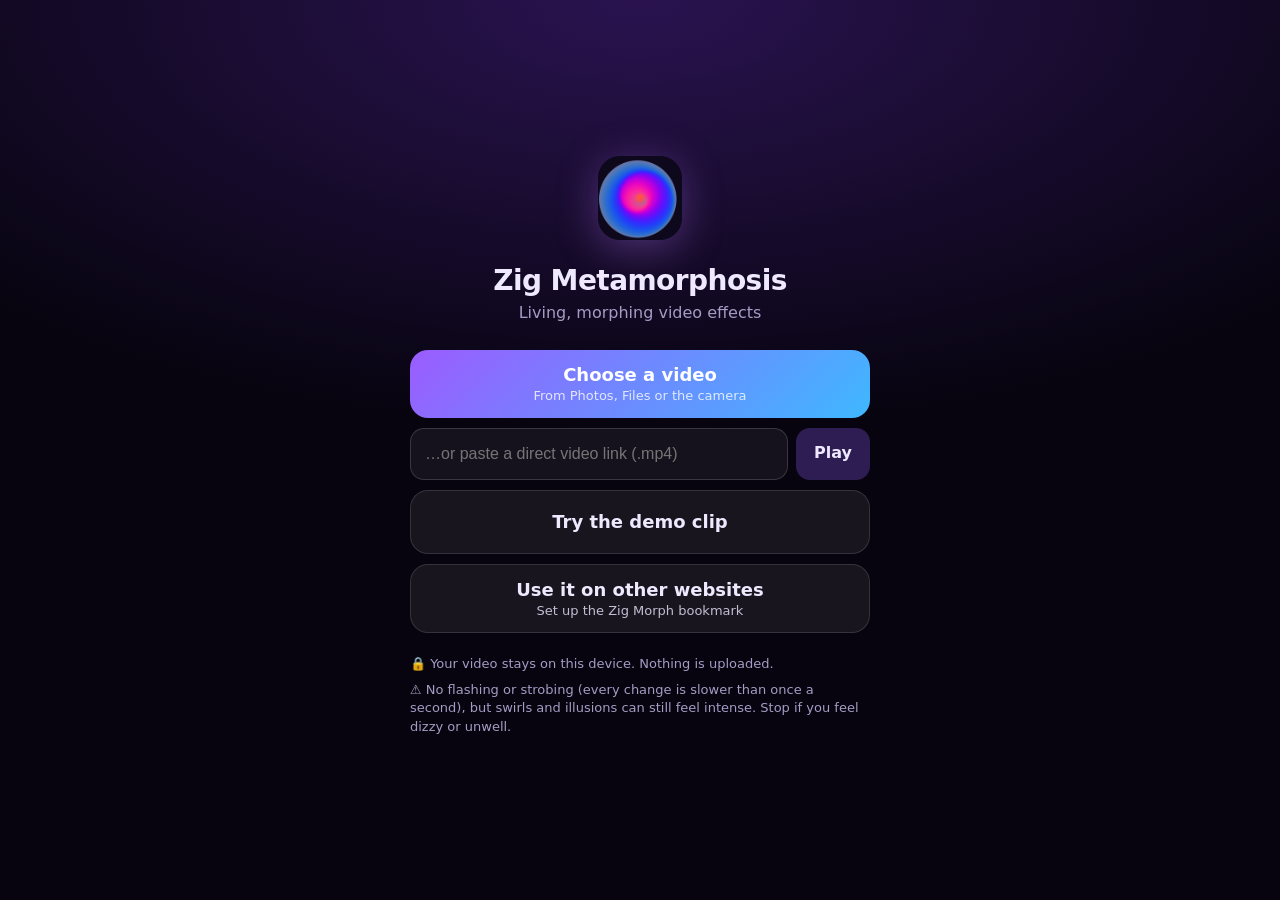
<file: index.html>
<!doctype html>
<html lang="en">
<head>
<meta charset="utf-8">
<meta name="viewport" content="width=device-width, initial-scale=1, viewport-fit=cover">
<title>Zig Metamorphosis</title>
<meta name="description" content="Living, morphing video effects. Your videos never leave your device.">
<meta name="theme-color" content="#07040f">
<meta name="color-scheme" content="dark">
<meta name="apple-mobile-web-app-capable" content="yes">
<meta name="mobile-web-app-capable" content="yes">
<meta name="apple-mobile-web-app-title" content="Zig Morph">
<meta name="apple-mobile-web-app-status-bar-style" content="black-translucent">
<meta name="format-detection" content="telephone=no">
<link rel="manifest" href="manifest.webmanifest">
<link rel="apple-touch-icon" href="icons/icon-180.png">
<link rel="icon" type="image/png" sizes="32x32" href="icons/favicon-32.png">
<link rel="stylesheet" href="app.css">
</head>
<body>

<!-- Start screen -->
<main id="home">
  <div class="home-inner">
    <img class="logo" src="icons/icon-192.png" alt="" width="84" height="84">
    <h1>Zig Metamorphosis</h1>
    <p class="tag">Living, morphing video effects</p>

    <label class="big-btn primary" for="file">
      <span>Choose a video</span>
      <small>From Photos, Files or the camera</small>
    </label>
    <input id="file" type="file" accept="video/*" hidden>

    <form id="urlForm" class="url-row" autocomplete="off">
      <input id="url" type="url" inputmode="url" placeholder="…or paste a direct video link (.mp4)" aria-label="Video link" spellcheck="false" autocapitalize="off">
      <button type="submit" class="small-btn">Play</button>
    </form>

    <button id="demoBtn" class="big-btn ghost" type="button"><span>Try the demo clip</span></button>
    <a id="bmLink" class="big-btn ghost" href="bookmarklet/"><span>Use it on other websites</span><small>Set up the Zig Morph bookmark</small></a>

    <p id="homeMsg" class="msg" role="status" hidden></p>

    <ul class="notes">
      <li>🔒 Your video stays on this device. Nothing is uploaded.</li>
      <li id="installTip" hidden>📲 For true full screen and offline use: tap <b>Share</b> → <b>Add to Home Screen</b>.</li>
      <li>⚠️ No flashing or strobing (every change is slower than once a second), but swirls and illusions can still feel intense. Stop if you feel dizzy or unwell.</li>
    </ul>
  </div>
</main>

<!-- Player -->
<section id="stage" hidden>
  <video id="video" playsinline webkit-playsinline loop preload="auto" disablepictureinpicture x-webkit-airplay="deny"></video>
  <canvas id="canvas"></canvas>

  <button id="bigPlay" class="big-play" type="button" aria-label="Play" hidden>
    <svg viewBox="0 0 24 24" aria-hidden="true"><path d="M8 5v14l11-7z"/></svg>
    <span>Tap to play</span>
  </button>

  <div id="toast" class="toast" role="status" hidden></div>

  <div id="ui" class="ui">
    <div class="topbar">
      <button id="backBtn" class="icon-btn" type="button" aria-label="Choose another video">
        <svg viewBox="0 0 24 24"><path d="M15 5l-7 7 7 7" fill="none" stroke="currentColor" stroke-width="2.4" stroke-linecap="round" stroke-linejoin="round"/></svg>
      </button>
      <div id="title" class="title"></div>
      <button id="muteBtn" class="icon-btn" type="button" aria-label="Sound on/off"></button>
      <button id="fsBtn" class="icon-btn" type="button" aria-label="Full screen" hidden>
        <svg viewBox="0 0 24 24"><path d="M4 9V4h5M20 9V4h-5M4 15v5h5M20 15v5h-5" fill="none" stroke="currentColor" stroke-width="2.2" stroke-linecap="round"/></svg>
      </button>
    </div>

    <div class="panel">
      <div class="transport">
        <button id="playBtn" class="icon-btn" type="button" aria-label="Play/Pause"></button>
        <span id="tCur" class="time">0:00</span>
        <input id="seek" type="range" min="0" max="1000" value="0" aria-label="Position">
        <span id="tDur" class="time">0:00</span>
      </div>

      <div id="modes" class="chips" role="radiogroup" aria-label="Effect">
        <button type="button" data-mode="cycle">Metamorphosis Cycle</button>
        <button type="button" data-mode="liquid">Liquid Melt</button>
        <button type="button" data-mode="dissolve">Dissolve &amp; Reform</button>
        <button type="button" data-mode="refraction">Refraction</button>
        <button type="button" data-mode="chroma">Chroma Morph</button>
        <button type="button" data-mode="brain">Brain Morph</button>
      </div>

      <p id="brainHint" class="hint" hidden>Keep your eyes on the red dot. When the swirl fades, the video will seem to move the other way.</p>
      <p id="fallbackNote" class="hint warn" hidden></p>

      <div class="sliders">
        <label>Intensity <input id="intensity" type="range" min="0" max="100"></label>
        <label>Speed <input id="speed" type="range" min="0" max="100"></label>
        <label id="adaptRow" hidden>Stare time <span id="adaptVal"></span><input id="adapt" type="range" min="10" max="60"></label>
      </div>

      <div class="perf" role="radiogroup" aria-label="Performance">
        <span>Quality</span>
        <button type="button" data-perf="low">Battery saver</button>
        <button type="button" data-perf="medium">Balanced</button>
        <button type="button" data-perf="high">Sharp</button>
      </div>
    </div>
  </div>
</section>

<script src="app.js"></script>
</body>
</html>
</file>
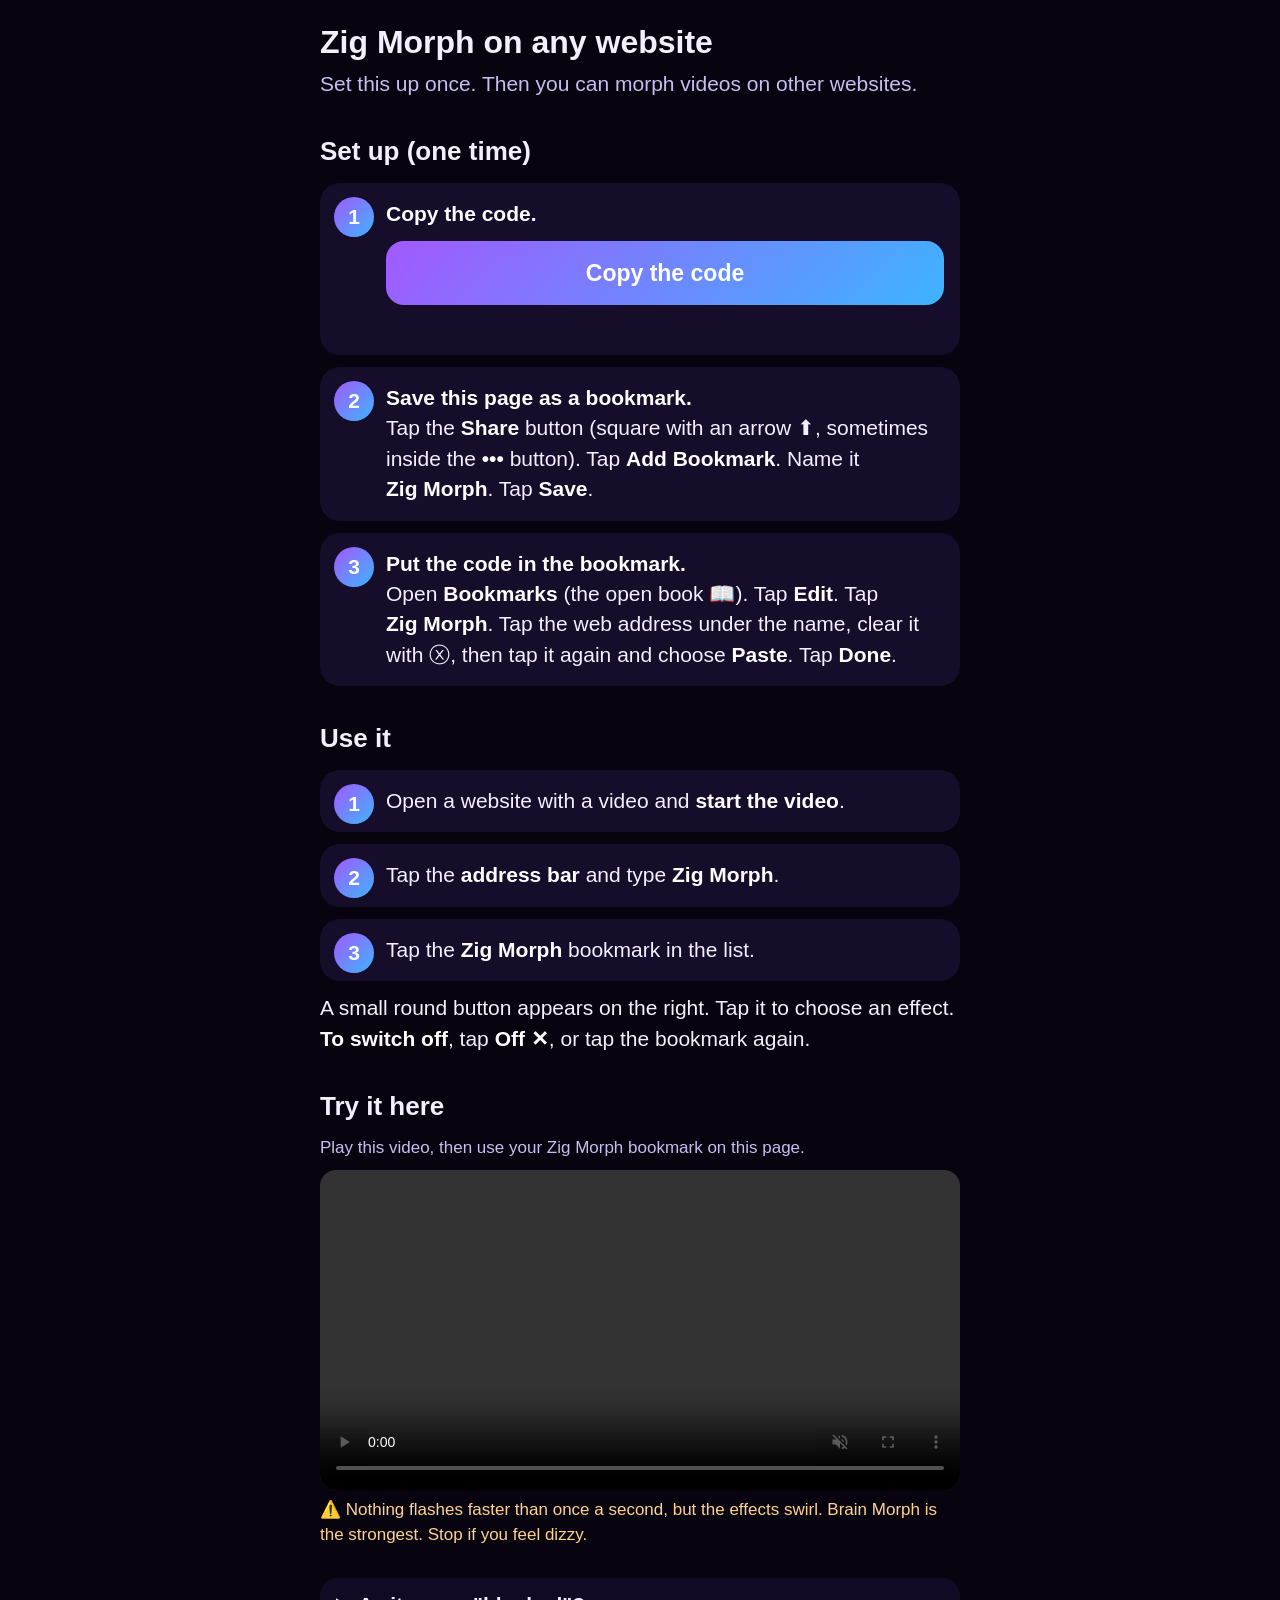
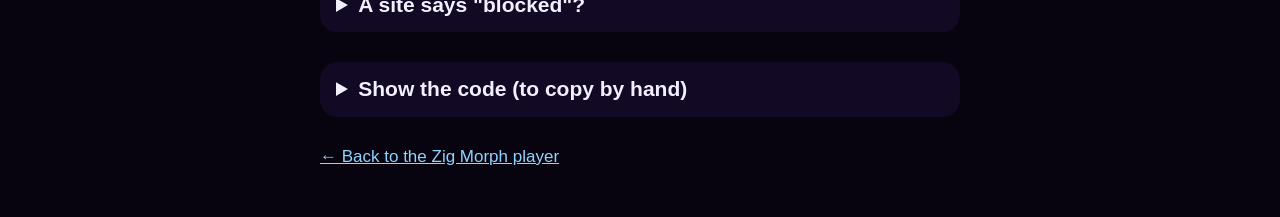
<file: bookmarklet/index.html>
<!doctype html>
<html lang="en">
<head>
<meta charset="utf-8">
<meta name="viewport" content="width=device-width, initial-scale=1, viewport-fit=cover">
<title>Zig Morph bookmark: set up</title>
<meta name="theme-color" content="#07040f">
<link rel="apple-touch-icon" href="../icons/icon-180.png">
<link rel="icon" href="../icons/favicon-32.png">
<style>
  :root { color-scheme: dark; }
  * { box-sizing: border-box; }
  body { margin: 0; background: #07040f; color: #f4efff; font: 21px/1.45 -apple-system, BlinkMacSystemFont, "Segoe UI", Roboto, sans-serif;
    padding: calc(18px + env(safe-area-inset-top)) calc(18px + env(safe-area-inset-right)) calc(40px + env(safe-area-inset-bottom)) calc(18px + env(safe-area-inset-left)); }
  main { max-width: 640px; margin: 0 auto; }
  h1 { font-size: 32px; line-height: 1.15; margin: 6px 0 6px; }
  h2 { font-size: 26px; margin: 34px 0 10px; }
  p { margin: 8px 0; }
  .sub { color: #c9bcf0; margin-bottom: 18px; }
  ol { padding-left: 0; list-style: none; counter-reset: s; margin: 0; }
  ol > li { counter-increment: s; position: relative; padding: 16px 16px 16px 66px; margin: 12px 0; background: #160d2b; border-radius: 20px; }
  ol > li::before { content: counter(s); position: absolute; left: 14px; top: 14px; width: 40px; height: 40px; border-radius: 20px;
    background: linear-gradient(135deg, #a259ff, #3db4ff); color: #fff; font-weight: 800; text-align: center; line-height: 40px; }
  b { color: #fff; }
  .btn { display: block; width: 100%; min-height: 64px; margin: 12px 0 4px; border: 0; border-radius: 18px; font-family: inherit; font-weight: 700; font-size: 23px; line-height: 1.2;
    color: #fff; background: linear-gradient(135deg, #a259ff, #3db4ff); cursor: pointer; }
  .btn.alt { background: #2a1d4a; font-size: 20px; min-height: 56px; }
  .ok { color: #7dffb2; font-weight: 700; min-height: 1.4em; margin: 4px 0 0; }
  textarea { width: 100%; height: 110px; margin-top: 8px; border-radius: 12px; border: 1px solid #3a2a63; background: #0f0920; color: #cfc2ff; font: 13px/1.3 ui-monospace, Menlo, monospace; padding: 10px; }
  video { width: 100%; border-radius: 16px; background: #000; display: block; margin-top: 10px; }
  details { margin-top: 30px; background: #120a24; border-radius: 18px; padding: 12px 16px; }
  summary { font-weight: 700; cursor: pointer; }
  .small { font-size: 17px; color: #c9bcf0; }
  a { color: #8fd3ff; }
  .warn { font-size: 17px; color: #ffd38f; }
</style>
</head>
<body>
<main>
  <h1>Zig Morph on any website</h1>
  <p class="sub">Set this up once. Then you can morph videos on other websites.</p>

  <h2>Set up (one time)</h2>
  <ol>
    <li><b>Copy the code.</b>
      <button class="btn" id="copyMain" type="button">Copy the code</button>
      <p class="ok" id="okMain" aria-live="polite"></p>
    </li>
    <li><b>Save this page as a bookmark.</b><br>Tap the <b>Share</b> button (square with an arrow&nbsp;⬆, sometimes inside the <b>•••</b> button). Tap <b>Add Bookmark</b>. Name it <b>Zig&nbsp;Morph</b>. Tap <b>Save</b>.</li>
    <li><b>Put the code in the bookmark.</b><br>Open <b>Bookmarks</b> (the open book&nbsp;📖). Tap <b>Edit</b>. Tap <b>Zig&nbsp;Morph</b>. Tap the web address under the name, clear it with&nbsp;ⓧ, then tap it again and choose <b>Paste</b>. Tap <b>Done</b>.</li>
  </ol>

  <h2>Use it</h2>
  <ol>
    <li>Open a website with a video and <b>start the video</b>.</li>
    <li>Tap the <b>address bar</b> and type <b>Zig&nbsp;Morph</b>.</li>
    <li>Tap the <b>Zig&nbsp;Morph</b> bookmark in the list.</li>
  </ol>
  <p>A small round button appears on the right. Tap it to choose an effect. <b>To switch off</b>, tap <b>Off&nbsp;✕</b>, or tap the bookmark again.</p>

  <h2>Try it here</h2>
  <p class="small">Play this video, then use your Zig&nbsp;Morph bookmark on this page.</p>
  <video id="demo" src="../demo.mp4" playsinline webkit-playsinline muted loop controls preload="metadata"></video>

  <p class="warn">⚠️ Nothing flashes faster than once a second, but the effects swirl. Brain&nbsp;Morph is the strongest. Stop if you feel dizzy.</p>

  <details>
    <summary>A site says "blocked"?</summary>
    <p class="small">Some websites block add-ons. Make a second bookmark the same way, named <b>Zig Morph Max</b>, using this code instead. It carries the whole effect inside the bookmark.</p>
    <button class="btn alt" id="copyMax" type="button">Copy the Max code</button>
    <p class="ok" id="okMax" aria-live="polite"></p>
    <p class="small">Some big sites (for example YouTube, Netflix, Instagram) block every bookmark in Safari. Nothing can run there. Protected videos (Netflix, Disney+ and similar) only get a light colour effect, but Brain&nbsp;Morph still works.</p>
  </details>

  <details>
    <summary>Show the code (to copy by hand)</summary>
    <p class="small">Main code:</p>
    <textarea id="codeMain" readonly></textarea>
    <p class="small">Max code (long):</p>
    <textarea id="codeMax" readonly></textarea>
  </details>

  <p class="small" style="margin-top:28px"><a href="../">← Back to the Zig Morph player</a></p>
</main>
<script src="codes.js"></script>
<script>
(function () {
  var C = window.ZIG_CODES || {};
  var tm = document.getElementById('codeMain'), tx = document.getElementById('codeMax');
  tm.value = C.loader || ''; tx.value = C.max || '';
  function copy(text, area, okEl) {
    function done(ok) {
      okEl.textContent = ok ? '✓ Copied! Now do step 2.' : 'Couldn\u2019t copy. Open \u201cShow the code\u201d below, press and hold the code, choose Select All, then Copy.';
    }
    function legacy() {
      var d = area.closest('details'); var wasOpen = d && d.open; if (d) d.open = true;
      area.focus(); area.select(); area.setSelectionRange(0, text.length);
      var ok = false; try { ok = document.execCommand('copy'); } catch (e) {}
      area.blur(); if (d && !wasOpen) d.open = false; done(ok);
    }
    if (navigator.clipboard && window.isSecureContext) navigator.clipboard.writeText(text).then(function () { done(true); }, legacy);
    else legacy();
  }
  document.getElementById('copyMain').addEventListener('click', function () { copy(C.loader, tm, document.getElementById('okMain')); });
  document.getElementById('copyMax').addEventListener('click', function () { copy(C.max, tx, document.getElementById('okMax')); });
})();
</script>
</body>
</html>
</file>
<file: app.css>
:root {
  --bg: #07040f; --fg: #eee9ff; --dim: #a59cc4; --acc: #b77bff; --acc2: #49d7ff;
  --panel: rgba(16, 10, 30, 0.78);
  --sat: env(safe-area-inset-top, 0px); --sar: env(safe-area-inset-right, 0px);
  --sab: env(safe-area-inset-bottom, 0px); --sal: env(safe-area-inset-left, 0px);
  --vvw: 100vw; --vvh: 100vh;
}
* { box-sizing: border-box; -webkit-tap-highlight-color: transparent; }
html, body { margin: 0; height: 100%; background: var(--bg); color: var(--fg);
  font: 16px/1.4 -apple-system, BlinkMacSystemFont, "SF Pro Text", system-ui, sans-serif;
  -webkit-text-size-adjust: 100%; overscroll-behavior: none; }
body.playing { overflow: hidden; position: fixed; inset: 0; }
[hidden] { display: none !important; }
button { font: inherit; color: inherit; }

/* ---------- start screen ---------- */
#home { min-height: 100%; display: flex; align-items: center; justify-content: center;
  padding: calc(24px + var(--sat)) calc(20px + var(--sar)) calc(24px + var(--sab)) calc(20px + var(--sal));
  background: radial-gradient(120% 80% at 50% 0%, #2a1350 0%, var(--bg) 60%); }
.home-inner { width: 100%; max-width: 460px; text-align: center; }
.logo { border-radius: 22px; box-shadow: 0 8px 40px rgba(183, 123, 255, 0.35); }
h1 { margin: 14px 0 2px; font-size: 28px; letter-spacing: -0.02em; }
.tag { margin: 0 0 26px; color: var(--dim); }
.big-btn { display: flex; flex-direction: column; align-items: center; justify-content: center; width: 100%;
  min-height: 64px; margin: 10px 0; padding: 12px 18px; border-radius: 18px; border: 0; cursor: pointer;
  font-size: 18px; font-weight: 600; }
a.big-btn { color: inherit; text-decoration: none; box-sizing: border-box; }
.big-btn small { font-size: 13px; font-weight: 400; opacity: 0.8; }
.big-btn.primary { background: linear-gradient(135deg, #9b5cff, #3fb8ff); color: #fff; }
.big-btn.ghost { background: rgba(255, 255, 255, 0.07); border: 1px solid rgba(255, 255, 255, 0.12); }
.big-btn:active, .small-btn:active, .icon-btn:active { transform: scale(0.97); }
.url-row { display: flex; gap: 8px; margin: 10px 0; }
.url-row input { flex: 1; min-width: 0; height: 52px; padding: 0 14px; border-radius: 14px;
  border: 1px solid rgba(255, 255, 255, 0.15); background: rgba(255, 255, 255, 0.06); color: var(--fg);
  font-size: 16px; /* 16px stops iOS zooming into the field */ }
.small-btn { height: 52px; padding: 0 18px; border-radius: 14px; border: 0; background: #2d1d52; font-weight: 600; }
.msg { margin: 12px 0; padding: 12px 14px; border-radius: 14px; background: rgba(255, 120, 120, 0.12);
  border: 1px solid rgba(255, 120, 120, 0.3); text-align: left; font-size: 14px; }
.notes { list-style: none; padding: 0; margin: 22px 0 0; text-align: left; color: var(--dim); font-size: 13px; }
.notes li { margin: 8px 0; }

/* ---------- player ---------- */
#stage { position: fixed; left: 0; top: 0; width: var(--vvw); height: var(--vvh); background: #000;
  overflow: hidden; touch-action: none; user-select: none; -webkit-user-select: none; -webkit-touch-callout: none; }
#video, #canvas { position: absolute; left: 0; top: 0; width: 0; height: 0; display: block; }
#video { object-fit: fill; background: #000; }
#canvas { pointer-events: none; }
#stage.hide-cursor { cursor: none; }

.big-play { position: absolute; left: 50%; top: 50%; transform: translate(-50%, -50%); z-index: 5;
  display: flex; flex-direction: column; align-items: center; gap: 10px; border: 0; background: none; cursor: pointer; }
.big-play svg { width: 92px; height: 92px; padding: 18px 14px 18px 22px; border-radius: 50%; fill: #fff;
  background: rgba(120, 70, 220, 0.55); box-shadow: 0 0 0 2px rgba(255, 255, 255, 0.35); }
.big-play span { font-weight: 600; text-shadow: 0 1px 6px #000; }

.toast { position: absolute; z-index: 6; left: 50%; transform: translateX(-50%);
  top: calc(64px + var(--sat)); width: min(92%, 520px); padding: 12px 16px; border-radius: 14px;
  background: rgba(30, 18, 50, 0.92); border: 1px solid rgba(255, 200, 120, 0.35); font-size: 14px; }

.ui { position: absolute; inset: 0; z-index: 4; display: flex; flex-direction: column; justify-content: space-between;
  pointer-events: none; opacity: 0; visibility: hidden; transition: opacity 0.25s ease, visibility 0s linear 0.25s; }
.ui.show { opacity: 1; visibility: visible; transition: opacity 0.2s ease; }
.ui.show > * { pointer-events: auto; }
.topbar { display: flex; align-items: center; gap: 8px;
  padding: calc(8px + var(--sat)) calc(10px + var(--sar)) 24px calc(10px + var(--sal));
  background: linear-gradient(rgba(0, 0, 0, 0.6), transparent); }
.title { flex: 1; min-width: 0; overflow: hidden; text-overflow: ellipsis; white-space: nowrap; font-weight: 600; }
.icon-btn { width: 46px; height: 46px; flex: none; border-radius: 50%; border: 0; display: grid; place-items: center;
  background: rgba(255, 255, 255, 0.12); cursor: pointer; }
.icon-btn svg { width: 24px; height: 24px; fill: currentColor; }
.icon-btn.attn { background: rgba(255, 190, 80, 0.3); }

.panel { margin: 0 auto calc(10px + var(--sab)); width: min(calc(100% - 20px - var(--sal) - var(--sar)), 760px);
  padding: 12px 14px; border-radius: 22px; background: var(--panel);
  -webkit-backdrop-filter: blur(14px); backdrop-filter: blur(14px); border: 1px solid rgba(255, 255, 255, 0.08); }
.transport { display: flex; align-items: center; gap: 10px; }
.time { font-variant-numeric: tabular-nums; font-size: 13px; color: var(--dim); min-width: 38px; text-align: center; }
.transport input { flex: 1; }
.chips { display: flex; gap: 8px; overflow-x: auto; padding: 12px 0 4px; scrollbar-width: none; -webkit-overflow-scrolling: touch; }
.chips::-webkit-scrollbar { display: none; }
.chips button, .perf button { flex: none; height: 40px; padding: 0 14px; border-radius: 20px; cursor: pointer;
  border: 1px solid rgba(255, 255, 255, 0.14); background: rgba(255, 255, 255, 0.06); font-size: 14px; white-space: nowrap; }
.chips button[aria-checked="true"], .perf button[aria-checked="true"] {
  background: linear-gradient(135deg, #9b5cff, #3fb8ff); border-color: transparent; color: #fff; font-weight: 600; }
.hint { margin: 6px 2px; font-size: 13px; color: var(--dim); }
.hint.warn { color: #ffd39a; }
.sliders { display: grid; grid-template-columns: repeat(auto-fit, minmax(180px, 1fr)); gap: 4px 16px; margin-top: 6px; }
.sliders label { display: flex; align-items: center; gap: 10px; font-size: 14px; color: var(--dim); min-height: 44px; }
.sliders input { flex: 1; }
.perf { display: flex; align-items: center; gap: 8px; margin-top: 4px; overflow-x: auto; }
.perf span { font-size: 14px; color: var(--dim); margin-right: 2px; }

input[type=range] { -webkit-appearance: none; appearance: none; height: 32px; background: transparent; margin: 0; }
input[type=range]::-webkit-slider-runnable-track { height: 6px; border-radius: 3px; background: rgba(255, 255, 255, 0.2); }
input[type=range]::-webkit-slider-thumb { -webkit-appearance: none; width: 26px; height: 26px; margin-top: -10px;
  border-radius: 50%; background: #fff; box-shadow: 0 1px 6px rgba(0, 0, 0, 0.5); }
input[type=range]::-moz-range-track { height: 6px; border-radius: 3px; background: rgba(255, 255, 255, 0.2); }
input[type=range]::-moz-range-thumb { width: 24px; height: 24px; border-radius: 50%; background: #fff; border: 0; }

@media (orientation: landscape) and (max-height: 500px) {
  /* phone landscape: compact panel so more of the video stays visible */
  .panel { padding: 8px 12px; border-radius: 18px; }
  .chips { padding-top: 6px; }
  .sliders label { min-height: 36px; }
  .topbar { padding-bottom: 12px; }
}
@media (prefers-reduced-motion: reduce) { .ui, .ui.show { transition: none; } }
</file>
